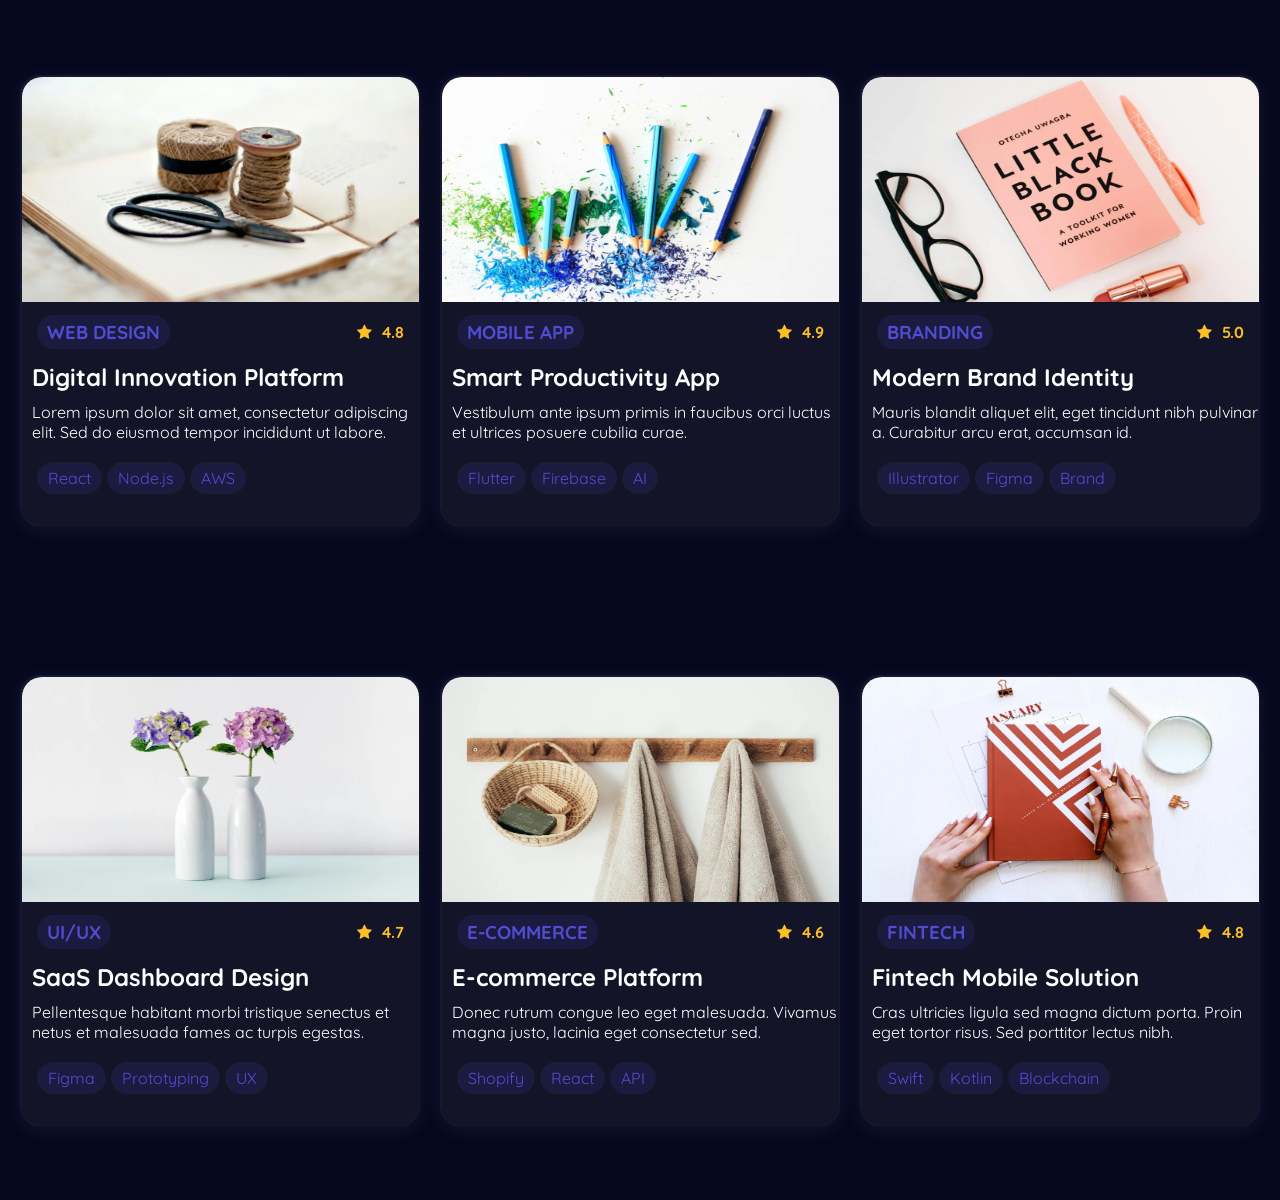
<file: index.html>
<!DOCTYPE html>
<html>
<head>
	<meta charset="utf-8">
	<meta name="viewport" content="width=device-width, initial-scale=1">
	<title>mini project</title>
	<link rel="stylesheet" type="text/css" href="session_10.css">
	<link rel="stylesheet" href="https://cdnjs.cloudflare.com/ajax/libs/font-awesome/4.7.0/css/font-awesome.css" integrity="sha512-5A8nwdMOWrSz20fDsjczgUidUBR8liPYU+WymTZP1lmY9G6Oc7HlZv156XqnsgNUzTyMefFTcsFH/tnJE/+xBg==" crossorigin="anonymous" referrerpolicy="no-referrer" />
	<link href="https://fonts.googleapis.com/css2?family=Libre+Baskerville:ital,wght@0,400..700;1,400..700&family=Montserrat:ital,wght@0,100..900;1,100..900&family=Quicksand:wght@300..700&family=Roboto:ital,wght@0,100..900;1,100..900&display=swap" rel="stylesheet">
</head>
<body> 

	<div class="main"> 
		 
		<div class="card">
			
			<div class="image"> <img src="portfolio_1.jpg"> </div>

			<div class="content">
				
				<div class="row_1">
					<h3>WEB DESIGN</h3>
					<p><span><i class="fa fa-star" aria-hidden="true"></i></span>4.8</p>
				</div>

				<h2>Digital Innovation Platform</h2>

				<p>Lorem ipsum dolor sit amet, consectetur adipiscing elit. Sed do eiusmod tempor incididunt ut labore.</p>

				<div class="row_2">
					
					<div>React</div>
					<div>Node.js</div>
					<div>AWS</div>

				</div>
				

			</div>

		</div>


		<div class="card">
			
			<div class="image"> <img src="portfolio_2.jpg"> </div>

			<div class="content">
				
				<div class="row_1">
					<h3>MOBILE APP</h3>
					<p><span><i class="fa fa-star" aria-hidden="true"></i></span>4.9</p>
				</div>

				<h2>Smart Productivity App</h2>

				<p>Vestibulum ante ipsum primis in faucibus orci luctus et ultrices posuere cubilia curae.</p>

				<div class="row_2">
					
					<div>Flutter</div>
					<div>Firebase</div>
					<div>AI</div>

				</div>
				

			</div>

		</div>


		<div class="card">
			
			<div class="image"> <img src="portfolio_3.jpg"> </div>

			<div class="content">
				
				<div class="row_1">
					<h3>BRANDING</h3>
					<p><span><i class="fa fa-star" aria-hidden="true"></i></span>5.0</p>
				</div>

				<h2>Modern Brand Identity</h2>

				<p>Mauris blandit aliquet elit, eget tincidunt nibh pulvinar a. Curabitur arcu erat, accumsan id.</p>

				<div class="row_2">
					
					<div>Illustrator</div>
					<div>Figma</div>
					<div>Brand</div>

				</div>
				

			</div>

		</div>


	</div>




	<div class="main">

		<div class="card">
			
			<div class="image"> <img src="portfolio_4.jpg"> </div>

			<div class="content">
				
				<div class="row_1">
					<h3>UI/UX</h3>
					<p><span><i class="fa fa-star" aria-hidden="true"></i></span>4.7</p>
				</div>

				<h2>SaaS Dashboard Design</h2>

				<p>Pellentesque habitant morbi tristique senectus et netus et malesuada fames ac turpis egestas.</p>

				<div class="row_2">
					
					<div>Figma</div>
					<div>Prototyping</div>
					<div>UX</div>

				</div>
				

			</div>

		</div>


		<div class="card">
			
			<div class="image"> <img src="portfolio_5.jpg"> </div>

			<div class="content">
				
				<div class="row_1">
					<h3>E-COMMERCE</h3>
					<p><span><i class="fa fa-star" aria-hidden="true"></i></span>4.6</p>
				</div>

				<h2>E-commerce Platform</h2>

				<p>Donec rutrum congue leo eget malesuada. Vivamus magna justo, lacinia eget consectetur sed.</p>

				<div class="row_2">
					
					<div>Shopify</div>
					<div>React</div>
					<div>API</div>

				</div>
				

			</div>

		</div>


		<div class="card">
			
			<div class="image"> <img src="portfolio_6.jpg"> </div>

			<div class="content">
				
				<div class="row_1">
					<h3>FINTECH</h3>
					<p><span><i class="fa fa-star" aria-hidden="true"></i></span>4.8</p>
				</div>

				<h2>Fintech Mobile Solution</h2>

				<p>Cras ultricies ligula sed magna dictum porta. Proin eget tortor risus. Sed porttitor lectus nibh.</p>

				<div class="row_2">
					
					<div>Swift</div>
					<div>Kotlin</div>
					<div>Blockchain</div>

				</div>
				

			</div>

		</div>


	</div>

	
</body>
</html>
</file>
<file: session_10.css>
* {
	margin: 0;
	padding: 0;
	box-sizing: border-box;
	font-family: "Quicksand", sans-serif;
}


.main {  
	width: 100%;
	height: 600px;
	background-color: #05071e;	
	display: flex;
	align-items: center;
	justify-content: space-evenly;
}


.card {
	width: 400px;
	height: 451px;
	border-radius: 20px;
	box-shadow: 0 4px 20px color-mix(in srgb, #e8e7f7, transparent 92%);
	border: 2px solid color-mix(in srgb, #e8e7f7, transparent 92%);
}

.image {
	width: 397px;
	height: 225px;
	border-radius: 20px 20px 0px 0px;
}

.image img{
	width: 397px;
	height: 225px;
	background-size: cover;
	border-radius: 20px 20px 0px 0px;
}




.content {
	width: 397px;
	height: 223px;
	border-radius: 0px 0px 20px 20px;
	color: white;
	background-color: #131428;
}

.row_1 {
	width: 100%;
	height: 40px;
	padding: 20px 15px 0px 15px;
	display: flex;
	align-items: center;
	justify-content: space-between;
}

.row_1 h3 {
	margin: 10px 20px 10px 0px ;
	padding: 5px 10px 5px 10px;
	background-color: #1b1b3f;
	color: #524cd3;
	border-radius: 50px;
}

.row_1 p {
	color: #fbbf24;
	font-weight: bold;
}

.row_1 p span {
	padding-right: 10px;
}


h2 {
	margin: 20px 0px 10px 10px;
}

p {
	margin: 10px 0px 10px 10px;	
}



.row_2 {
	width: 100%;
	height: 40px;
	padding: 10px 15px 0px 15px;
	display: flex;
	align-items: start;
	gap: 5px;
}

.row_2 div {
	margin: 0px 0px 10px 0px ;
	padding: 5px 10px 5px 10px;
	background-color: #1b1b3f;
	color: #524cd3;
	border: 1px solid #1e1f32;
	border-radius: 50px;
}
</file>
